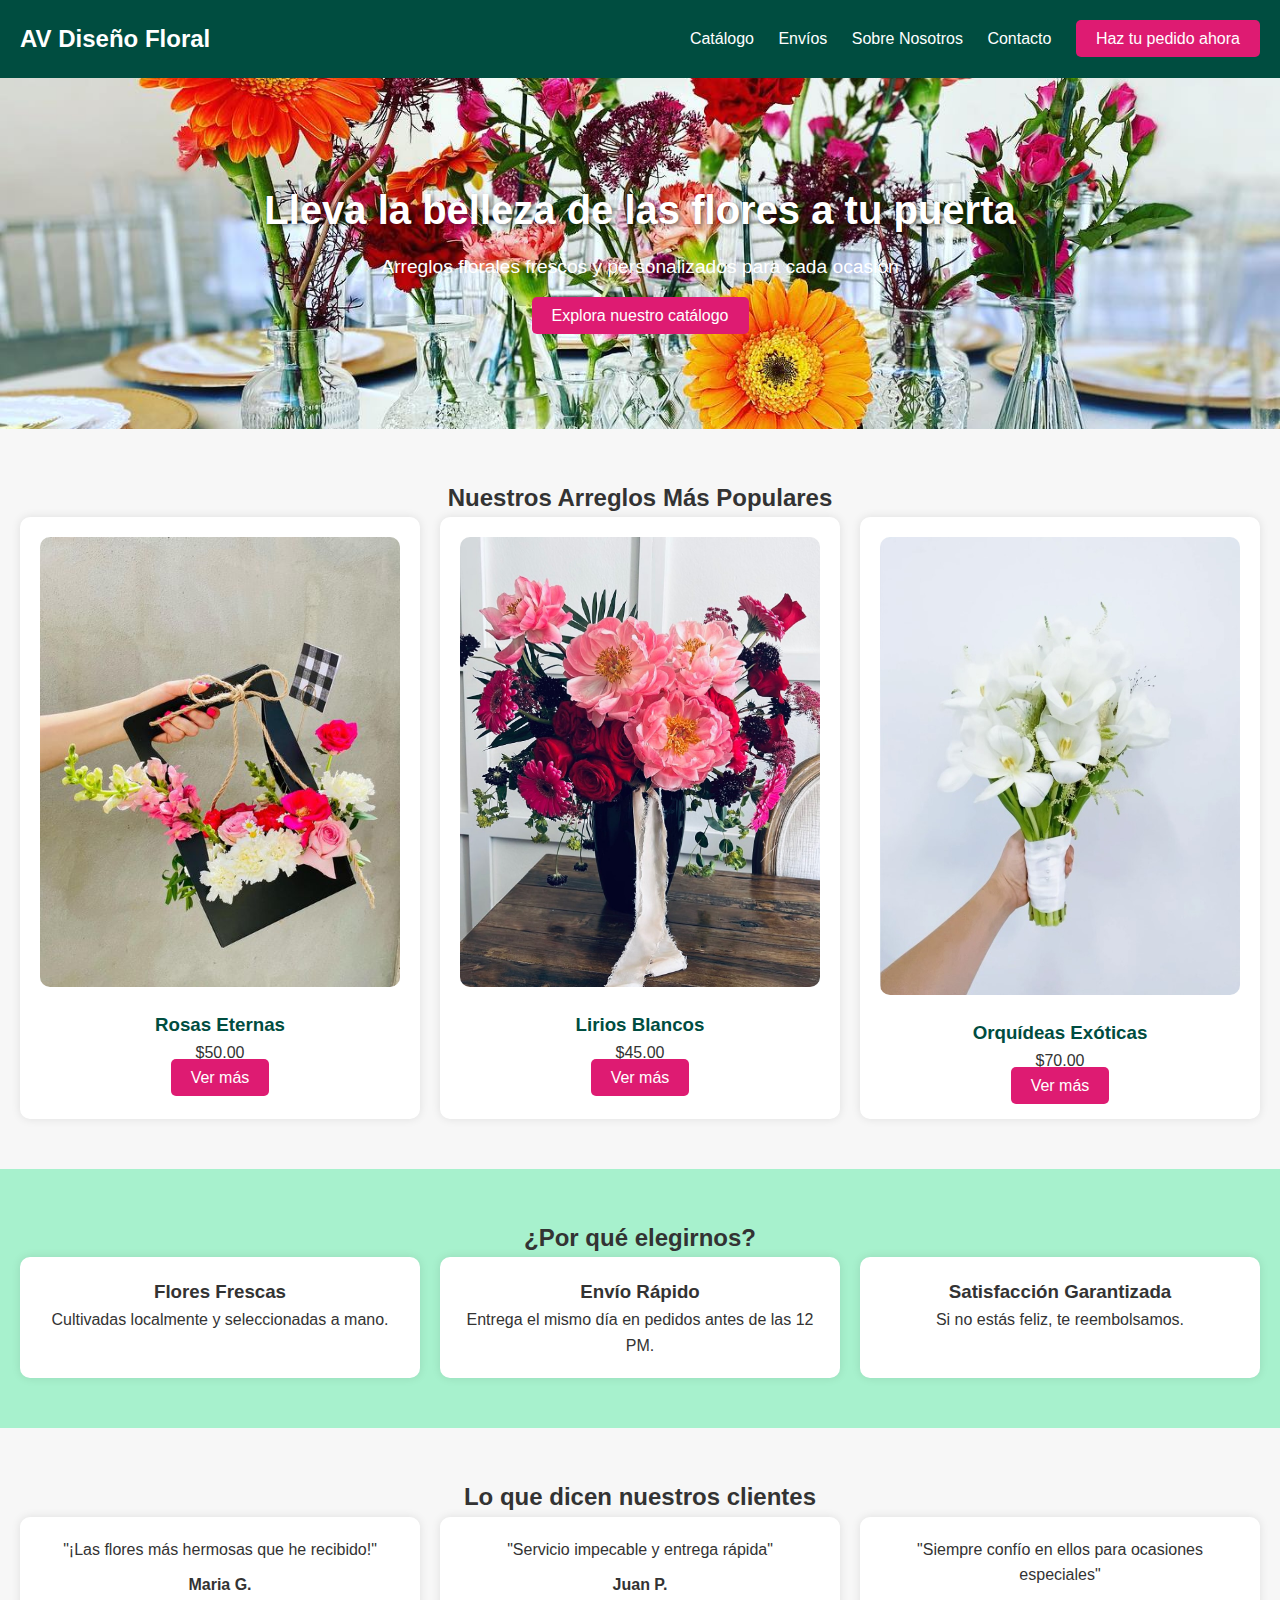
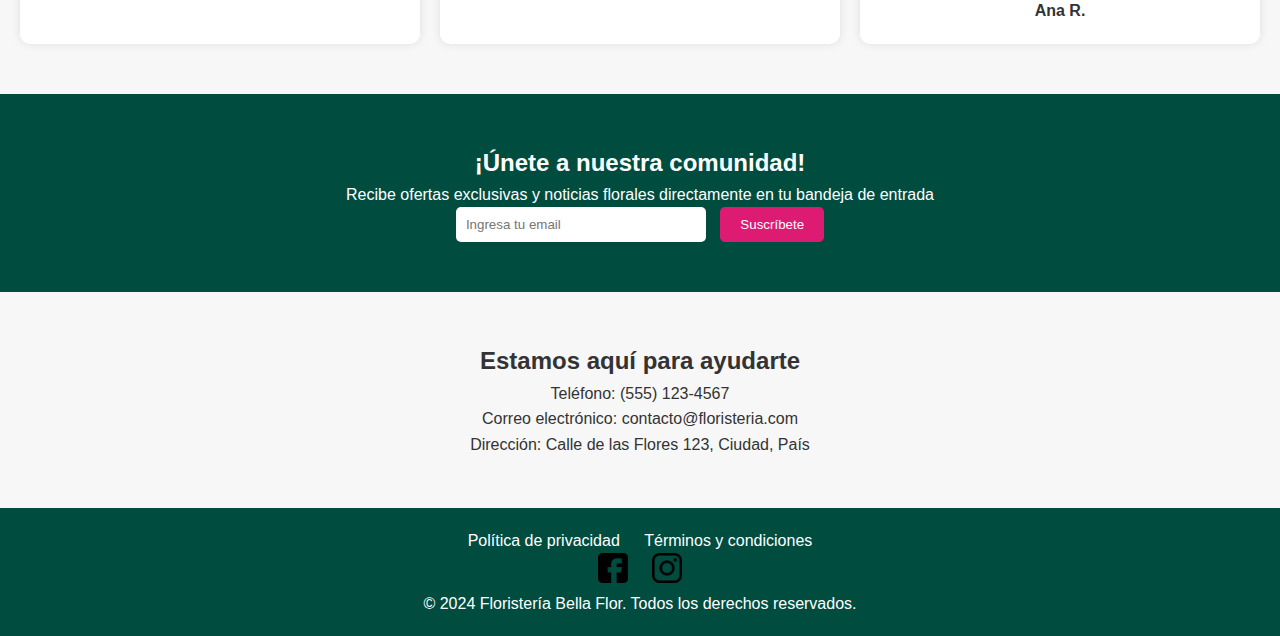
<file: index.html>
<!DOCTYPE html>
<html lang="es">
<head>
    <meta charset="UTF-8">
    <meta name="viewport" content="width=device-width, initial-scale=1.0">
    <title>AV Diseño Floral</title>
    <link rel="stylesheet" href="styles.css">
</head>
<body>

    <!-- Encabezado -->
    <header class="header">
        <div class="logo">AV Diseño Floral</div>
        <nav class="nav">
            <a href="#catalogo">Catálogo</a>
            <a href="#envios">Envíos</a>
            <a href="#sobre-nosotros">Sobre Nosotros</a>
            <a href="#contacto">Contacto</a>
            <a href="#catalogo" class="cta-button">Haz tu pedido ahora</a>
        </nav>
    </header>

    <!-- Hero Section -->
    <section class="hero">
        <div class="hero-content">
            <h1>Lleva la belleza de las flores a tu puerta</h1>
            <p>Arreglos florales frescos y personalizados para cada ocasión</p>
            <a href="#catalogo" class="cta-button">Explora nuestro catálogo</a>
        </div>
    </section>

    <!-- Productos Destacados -->
    <section class="featured-products" id="catalogo">
        <h2>Nuestros Arreglos Más Populares</h2>
        <div class="product-grid">
            <div class="product-item">
                <img src="togo.jpg" alt="Rosas Eternas">
                <h3>Rosas Eternas</h3>
                <p>$50.00</p>
                <a href="detalle.html" class="cta-button">Ver más</a>
            </div>
            <div class="product-item">
                <img src="jarron.jpg" alt="Lirios Blancos">
                <h3>Lirios Blancos</h3>
                <p>$45.00</p>
                <a href="detalle.html" class="cta-button">Ver más</a>
            </div>
            <div class="product-item">
                <img src="ramo.jpg" alt="Orquídeas Exóticas">
                <h3>Orquídeas Exóticas</h3>
                <p>$70.00</p>
                <a href="detalle.html" class="cta-button">Ver más</a>
            </div>
        </div>
    </section>

    <!-- Beneficios -->
    <section class="benefits">
        <h2>¿Por qué elegirnos?</h2>
        <div class="benefits-grid">
            <div class="benefit-item">
                <h3>Flores Frescas</h3>
                <p>Cultivadas localmente y seleccionadas a mano.</p>
            </div>
            <div class="benefit-item">
                <h3>Envío Rápido</h3>
                <p>Entrega el mismo día en pedidos antes de las 12 PM.</p>
            </div>
            <div class="benefit-item">
                <h3>Satisfacción Garantizada</h3>
                <p>Si no estás feliz, te reembolsamos.</p>
            </div>
        </div>
    </section>

    <!-- Testimonios -->
    <section class="testimonials">
        <h2>Lo que dicen nuestros clientes</h2>
        <div class="testimonials-grid">
            <div class="testimonial-item">
                <p>"¡Las flores más hermosas que he recibido!"</p>
                <h4>Maria G.</h4>
            </div>
            <div class="testimonial-item">
                <p>"Servicio impecable y entrega rápida"</p>
                <h4>Juan P.</h4>
            </div>
            <div class="testimonial-item">
                <p>"Siempre confío en ellos para ocasiones especiales"</p>
                <h4>Ana R.</h4>
            </div>
        </div>
    </section>

    <!-- Suscripción -->
    <section class="subscription">
        <h2>¡Únete a nuestra comunidad!</h2>
        <p>Recibe ofertas exclusivas y noticias florales directamente en tu bandeja de entrada</p>
        <form class="subscription-form">
            <input type="email" placeholder="Ingresa tu email">
            <button type="submit" class="cta-button">Suscríbete</button>
        </form>
    </section>

    <!-- Contacto -->
    <section class="contact" id="contacto">
        <h2>Estamos aquí para ayudarte</h2>
        <p>Teléfono: (555) 123-4567</p>
        <p>Correo electrónico: contacto@floristeria.com</p>
        <p>Dirección: Calle de las Flores 123, Ciudad, País</p>
    </section>

    <!-- Pie de página -->
    <footer class="footer">
        <div class="footer-links">
            <a href="#">Política de privacidad</a>
            <a href="#">Términos y condiciones</a>
        </div>
        <div class="social-icons">
            <a href="#"><img src="facebook.png" alt="Facebook"></a>
            <a href="https://www.instagram.com/avdisenofloral/" target="_blank"><img src="instagram.png" alt="Instagram"></a>
        </div>
        <p>© 2024 Floristería Bella Flor. Todos los derechos reservados.</p>
    </footer>

</body>
</html>
</file>
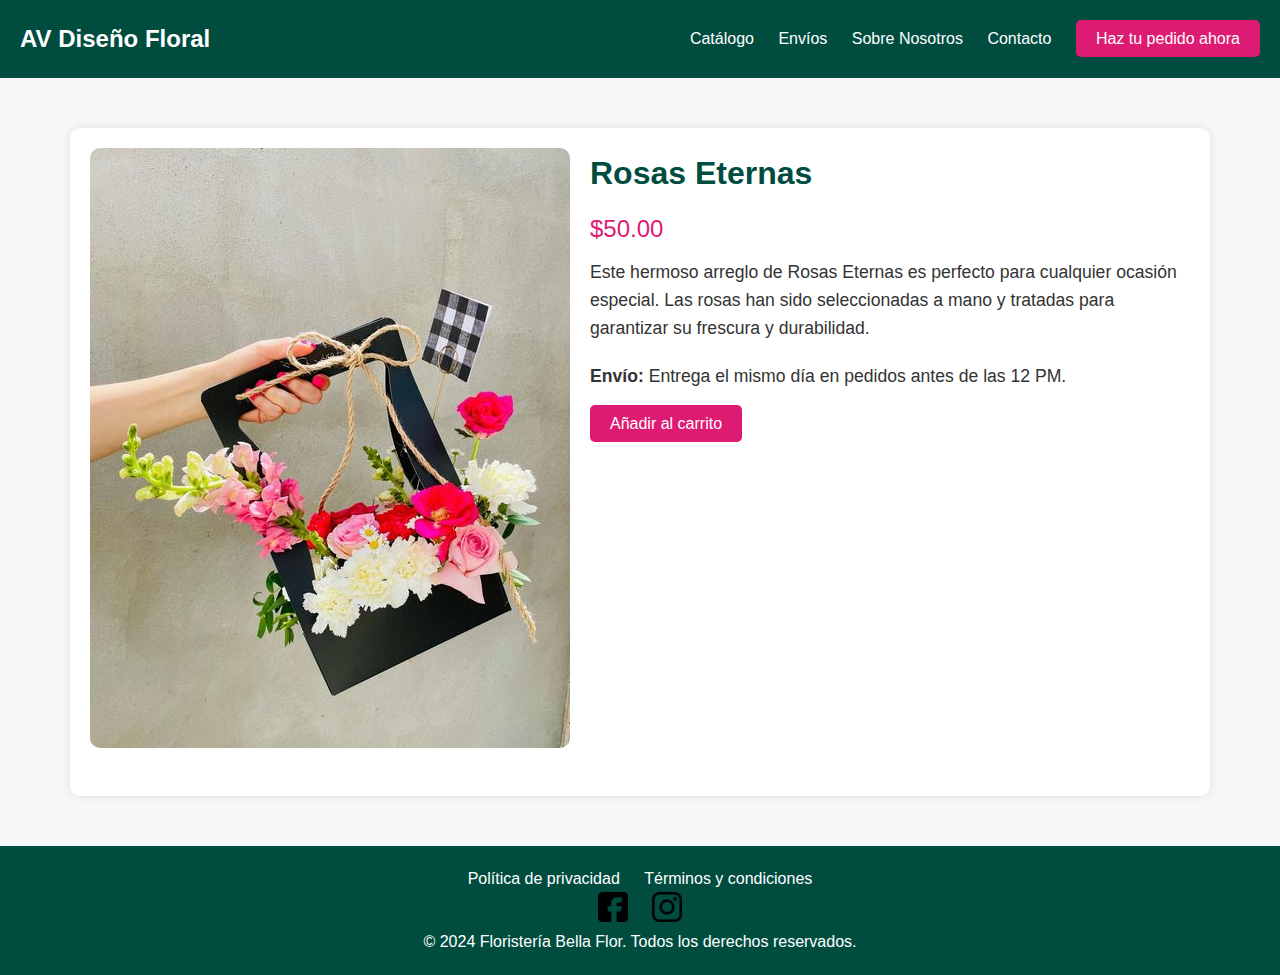
<file: detalle.html>
<!DOCTYPE html>
<html lang="es">
<head>
    <meta charset="UTF-8">
    <meta name="viewport" content="width=device-width, initial-scale=1.0">
    <title>Detalle del Producto - AV Diseño Floral</title>
    <link rel="stylesheet" href="detalle.css">
</head>
<body>

    <!-- Encabezado -->
    <header class="header">
        <div class="logo">AV Diseño Floral</div>
        <nav class="nav">
            <a href="#catalogo">Catálogo</a>
            <a href="#envios">Envíos</a>
            <a href="#sobre-nosotros">Sobre Nosotros</a>
            <a href="#contacto">Contacto</a>
            <a href="#catalogo" class="cta-button">Haz tu pedido ahora</a>
        </nav>
    </header>

    <!-- Sección de Detalle del Producto -->
    <section class="product-detail">
        <div class="product-detail-container">
            <div class="product-detail-image">
                <img src="togo.jpg" alt="Rosas Eternas">
            </div>
            <div class="product-detail-info">
                <h1>Rosas Eternas</h1>
                <p class="price">$50.00</p>
                <p class="description">
                    Este hermoso arreglo de Rosas Eternas es perfecto para cualquier ocasión especial. 
                    Las rosas han sido seleccionadas a mano y tratadas para garantizar su frescura y durabilidad.
                </p>
                <p class="delivery-info">
                    <strong>Envío:</strong> Entrega el mismo día en pedidos antes de las 12 PM.
                </p>
                <a href="#" class="cta-button">Añadir al carrito</a>
            </div>
        </div>
    </section>

    <!-- Pie de página -->
    <footer class="footer">
        <div class="footer-links">
            <a href="#">Política de privacidad</a>
            <a href="#">Términos y condiciones</a>
        </div>
        <div class="social-icons">
            <a href="#"><img src="facebook.png" alt="Facebook"></a>
            <a href="https://www.instagram.com/avdisenofloral/" target="_blank"><img src="instagram.png" alt="Instagram"></a>
        </div>
        <p>© 2024 Floristería Bella Flor. Todos los derechos reservados.</p>
    </footer>

</body>
</html>
</file>
<file: styles.css>
/* Reset básico */
* {
    margin: 0;
    padding: 0;
    box-sizing: border-box;
}

body {
    font-family: Arial, sans-serif;
    line-height: 1.6;
    color: #333;
    background-color: #f7f7f7;
}

/* Estilos de la cabecera */
.header {
    display: flex;
    justify-content: space-between;
    align-items: center;
    padding: 20px;
    background-color: #004d40; /* Verde oscuro */
}

.logo {
    font-size: 1.5em;
    font-weight: bold;
    color: white; /* Texto blanco para mayor contraste */
}

.nav a {
    margin-left: 20px;
    text-decoration: none;
    color: white; /* Texto blanco para mejor visibilidad */
}

.cta-button {
    padding: 10px 20px;
    background-color: #de1b72; /* Color secundario */
    color: white;
    text-decoration: none;
    border-radius: 5px;
    transition: background-color 0.3s;
}

.cta-button:hover {
    background-color: #c2185b; /* Un tono más oscuro para mayor contraste en hover */
    color: white;
}

/* Hero Section */
.hero {
    background-image: url('hero-image.jpg');
    background-size: cover;
    background-position: center;
    padding: 100px 20px;
    color: white;
    text-align: center;
}

.hero h1 {
    font-size: 2.5em;
    margin-bottom: 10px;
    text-shadow: 2px 2px 4px rgba(0, 0, 0, 0.5); /* Sombra para mejorar la legibilidad */
}

.hero p {
    font-size: 1.2em;
    margin-bottom: 20px;
}

.hero .cta-button {
    background-color: #de1b72;
    color: white;
}

/* Productos Destacados */
.featured-products {
    padding: 50px 20px;
    text-align: center;
}

.product-grid {
    display: grid;
    grid-template-columns: repeat(auto-fit, minmax(250px, 1fr));
    gap: 20px;
}

.product-item {
    background-color: white;
    padding: 20px;
    border-radius: 10px;
    box-shadow: 0 0 10px rgba(0, 0, 0, 0.1);
}

.product-item img {
    width: 100%;
    height: auto;
    border-radius: 10px;
    margin-bottom: 15px;
}

.product-item h3 {
    color: #004d40; /* Verde oscuro para mejor contraste */
}

/* Beneficios */
.benefits {
    background-color: #A7F1CD;
    padding: 50px 20px;
    text-align: center;
}

.benefits-grid {
    display: grid;
    grid-template-columns: repeat(auto-fit, minmax(200px, 1fr));
    gap: 20px;
}

.benefit-item {
    background-color: white;
    padding: 20px;
    border-radius: 10px;
    box-shadow: 0 0 10px rgba(0, 0, 0, 0.1);
}

/* Testimonios */
.testimonials {
    padding: 50px 20px;
    text-align: center;
}

.testimonials-grid {
    display: grid;
    grid-template-columns: repeat(auto-fit, minmax(200px, 1fr));
    gap: 20px;
}

.testimonial-item {
    background-color: white;
    padding: 20px;
    border-radius: 10px;
    box-shadow: 0 0 10px rgba(0, 0, 0, 0.1);
}

.testimonial-item h4 {
    margin-top: 10px;
    font-weight: bold;
}

/* Suscripción */
.subscription {
    background-color: #004d40; /* Verde oscuro */
    color: white;
    padding: 50px 20px;
    text-align: center;
}

.subscription-form input[type="email"] {
    padding: 10px;
    border-radius: 5px;
    border: none;
    margin-right: 10px;
    width: 250px;
    max-width: 100%;
}

.subscription-form button {
    padding: 10px 20px;
    background-color: #de1b72; /* Color secundario */
    color: white;
    border: none;
    border-radius: 5px;
    cursor: pointer;
    transition: background-color 0.3s;
}

.subscription-form button:hover {
    background-color: #c2185b;
    color: white;
}

/* Contacto */
.contact {
    padding: 50px 20px;
    text-align: center;
}

/* Pie de página */
.footer {
    background-color: #004d40; /* Verde oscuro */
    color: white;
    padding: 20px;
    text-align: center;
}

.footer-links a {
    color: white; /* Enlaces blancos */
    margin: 0 10px;
    text-decoration: none;
}

.footer-links a:hover {
    text-decoration: underline;
}

.social-icons img {
    width: 30px;
    margin: 0 10px;
}

/* Responsividad */
@media (max-width: 768px) {
    .hero h1 {
        font-size: 2em;
    }

    .hero p {
        font-size: 1em;
    }

    .cta-button {
        padding: 10px 15px;
    }

    .nav a {
        margin-left: 10px;
    }
}

@media (max-width: 480px) {
    .header {
        flex-direction: column;
        text-align: center;
    }

    .nav {
        margin-top: 10px;
    }

    .cta-button {
        display: block;
        margin: 10px auto;
    }

    .hero {
        padding: 70px 20px;
    }

    .hero h1 {
        font-size: 1.5em;
    }

    .hero p {
        font-size: 0.9em;
    }

    .product-item img {
        height: auto;
    }

    .subscription-form input[type="email"] {
        width: 100%;
        margin-bottom: 10px;
    }
}
</file>
<file: detalle.css>
/* Reset básico */
* {
    margin: 0;
    padding: 0;
    box-sizing: border-box;
}

body {
    font-family: Arial, sans-serif;
    line-height: 1.6;
    color: #333;
    background-color: #f7f7f7;
}

/* Estilos de la cabecera */
.header {
    display: flex;
    justify-content: space-between;
    align-items: center;
    padding: 20px;
    background-color: #004d40; /* Verde oscuro */
}

.logo {
    font-size: 1.5em;
    font-weight: bold;
    color: white; /* Texto blanco para mayor contraste */
}

.nav a {
    margin-left: 20px;
    text-decoration: none;
    color: white; /* Texto blanco para mejor visibilidad */
}

.cta-button {
    padding: 10px 20px;
    background-color: #de1b72; /* Color secundario */
    color: white;
    text-decoration: none;
    border-radius: 5px;
    transition: background-color 0.3s;
}

.cta-button:hover {
    background-color: #c2185b; /* Un tono más oscuro para mayor contraste en hover */
    color: white;
}

/* Estilos de la página de detalles del producto */
.product-detail {
    padding: 50px 20px;
    display: flex;
    justify-content: center;
    align-items: center;
}

.product-detail-container {
    display: flex;
    flex-wrap: wrap;
    background-color: white;
    padding: 20px;
    border-radius: 10px;
    box-shadow: 0 0 10px rgba(0, 0, 0, 0.1);
    max-width: 1200px;
}

.product-detail-image img {
    width: 100%;
    border-radius: 10px;
    margin-bottom: 20px;
    max-width: 500px;
}

.product-detail-info {
    margin-left: 20px;
    max-width: 600px;
}

.product-detail-info h1 {
    color: #004d40;
    font-size: 2em;
    margin-bottom: 10px;
}

.price {
    font-size: 1.5em;
    color: #de1b72;
    margin-bottom: 10px;
}

.description, .delivery-info {
    margin-bottom: 20px;
    font-size: 1.1em;
    color: #333;
}

.product-detail-info .cta-button {
    padding: 10px 20px;
    background-color: #de1b72;
    color: white;
}

/* Pie de página */
.footer {
    background-color: #004d40; /* Verde oscuro */
    color: white;
    padding: 20px;
    text-align: center;
}

.footer-links a {
    color: white; /* Enlaces blancos */
    margin: 0 10px;
    text-decoration: none;
}

.footer-links a:hover {
    text-decoration: underline;
}

.social-icons img {
    width: 30px;
    margin: 0 10px;
}

/* Responsividad */
@media (max-width: 768px) {
    .product-detail {
        flex
</file>
